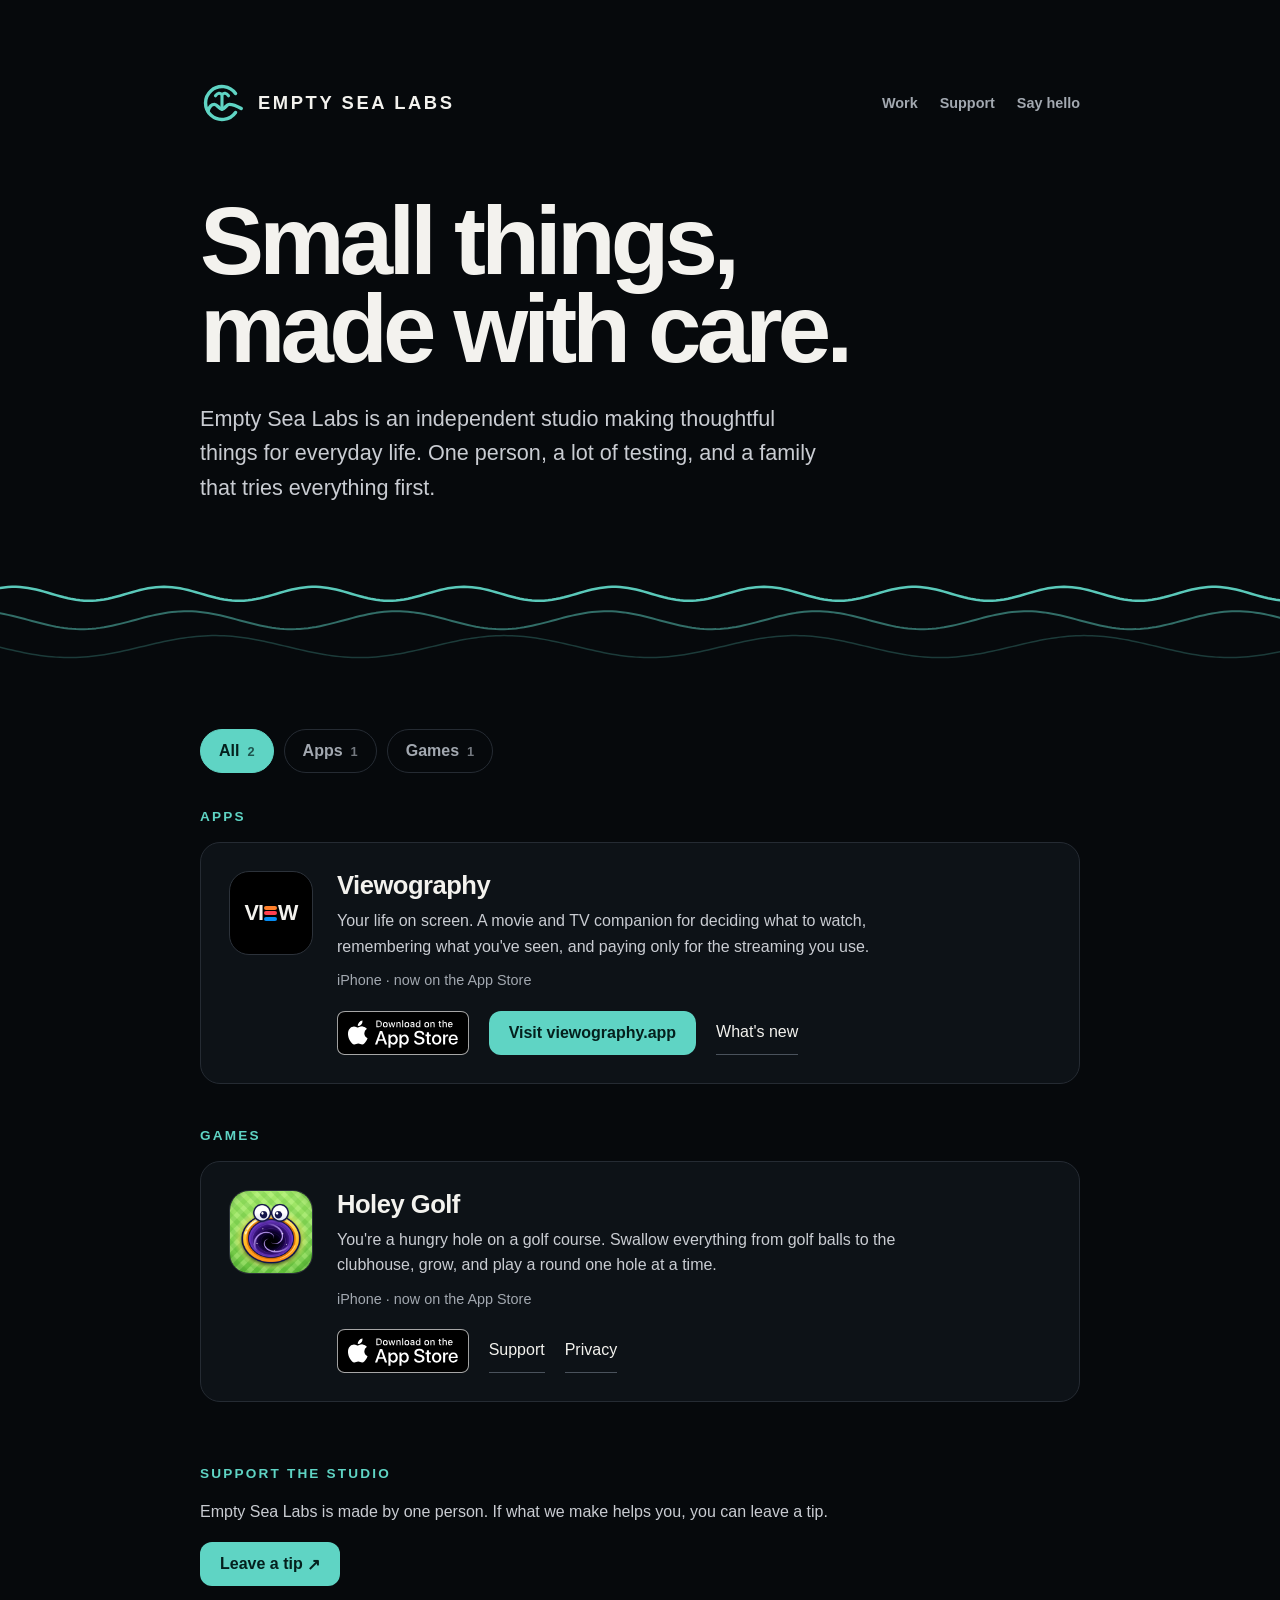
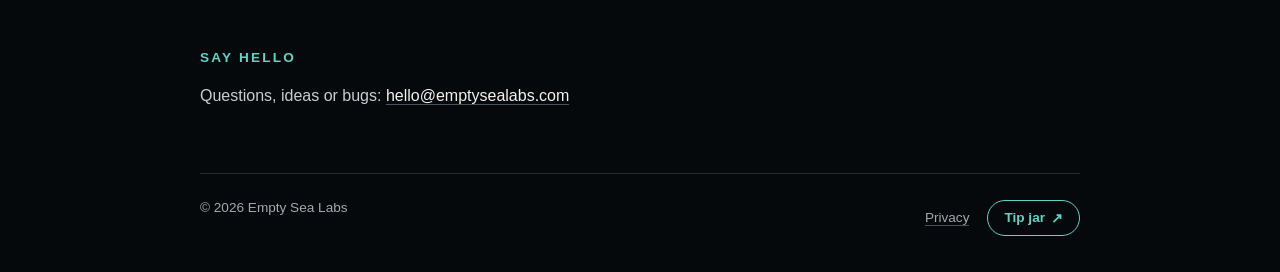
<file: index.html>
<!doctype html>
<html lang="en">
<head>
  <meta charset="utf-8">
  <meta name="viewport" content="width=device-width,initial-scale=1">
  <title>Empty Sea Labs</title>
  <meta name="description" content="Empty Sea Labs is an independent studio making apps and games for everyday life: Viewography and Holey Golf.">
  <meta name="theme-color" content="#06090c">
  <link rel="icon" href="/favicon.svg" type="image/svg+xml">
  <link rel="apple-touch-icon" href="/apple-touch-icon.png">
  <link rel="stylesheet" href="style.css?v=6">
</head>
<body>
  <main class="page">
    <div class="top">
      <header class="mark">
        <svg class="logo" viewBox="0 0 64 64" width="44" height="44" fill="none" stroke="#5fd4c4" stroke-width="5" stroke-linecap="round" stroke-linejoin="round" aria-hidden="true">
          <path class="frame" d="M51.7 18.2A24 24 0 1 0 51.7 45.8"/>
          <path class="sea" d="M11.5 44C13.5 37 17 34 21 34S28 41 32 41S38.5 34 42.5 34S53 36 60 40"/>
          <path class="gull" d="M32 41V21M22.5 21.5Q27.5 15 32 20Q36.5 15 41.5 21.5"/>
        </svg>
        <span class="name">Empty Sea Labs</span>
      </header>
      <nav class="top-nav" aria-label="Site">
        <a href="#work">Work</a>
        <a href="#support">Support</a>
        <a href="#contact">Say hello</a>
      </nav>
    </div>

    <h1>Small things,<br>made with care.</h1>
    <p class="lede">Empty Sea Labs is an independent studio making thoughtful things for everyday life. One person, a lot of testing, and a family that tries everything first.</p>

    <div class="sea-band"><canvas aria-hidden="true"></canvas></div>

    <div class="work" id="work">
      <!-- catalog:start -->
      <nav class="filters" aria-label="Filter by category">
        <a class="chip" href="#work" data-filter="all" aria-current="true">All <span>2</span></a>
        <a class="chip" href="#apps" data-filter="apps">Apps <span>1</span></a>
        <a class="chip" href="#games" data-filter="games">Games <span>1</span></a>
      </nav>
      <section class="category" id="apps" data-category="apps" aria-labelledby="apps-heading">
        <h2 id="apps-heading">Apps</h2>
        <article class="item" style="--accent:#ff7f2a">
          <div class="item-mark" aria-hidden="true"><span>VI</span><span class="e"><i></i><i></i><i></i></span><span>W</span></div>
          <div class="item-body">
            <h3>Viewography</h3>
            <p>Your life on screen. A movie and TV companion for deciding what to watch, remembering what you've seen, and paying only for the streaming you use.</p>
            <p class="status">iPhone · now on the App Store</p>
            <div class="links">
              <a class="store-badge" href="https://apps.apple.com/app/id6814292849"><img src="/badges/download-on-the-app-store.svg" width="132" height="44" alt="Download on the App Store"></a>
              <a class="button" href="https://viewography.app">Visit viewography.app</a>
              <a class="text-link" href="https://viewography.app/whats-new">What's new</a>
            </div>
          </div>
        </article>
      </section>
      <section class="category" id="games" data-category="games" aria-labelledby="games-heading">
        <h2 id="games-heading">Games</h2>
        <article class="item" style="--accent:#7ddc6a">
          <div class="item-mark" aria-hidden="true"><img src="/holeygolf/icon.png" width="84" height="84" alt=""></div>
          <div class="item-body">
            <h3>Holey Golf</h3>
            <p>You're a hungry hole on a golf course. Swallow everything from golf balls to the clubhouse, grow, and play a round one hole at a time.</p>
            <p class="status">iPhone · now on the App Store</p>
            <div class="links">
              <a class="store-badge" href="https://apps.apple.com/app/id6835056448"><img src="/badges/download-on-the-app-store.svg" width="132" height="44" alt="Download on the App Store"></a>
              <a class="text-link" href="/holeygolf/support">Support</a>
              <a class="text-link" href="/holeygolf/privacy">Privacy</a>
            </div>
          </div>
        </article>
      </section>
      <!-- catalog:end -->
    </div>

    <section class="support" id="support" aria-labelledby="support-heading">
      <h2 id="support-heading">Support the studio</h2>
      <p>Empty Sea Labs is made by one person. If what we make helps you, you can leave a tip.</p>
      <a class="button" href="https://buy.stripe.com/cNiaEZevT7lt27FenM4sE02" target="_blank" rel="noopener">Leave a tip <span aria-hidden="true">&nbsp;↗</span></a>
    </section>

    <section class="contact" id="contact" aria-labelledby="contact-heading">
      <h2 id="contact-heading">Say hello</h2>
      <p>Questions, ideas or bugs: <a href="mailto:hello@emptysealabs.com">hello@emptysealabs.com</a></p>
    </section>
  </main>

  <footer>
    <span>© 2026 Empty Sea Labs</span>
    <nav><a href="/privacy.html">Privacy</a> <a class="tip-button" href="https://buy.stripe.com/cNiaEZevT7lt27FenM4sE02" target="_blank" rel="noopener">Tip jar <span aria-hidden="true">↗</span></a></nav>
  </footer>
  <script src="site.js?v=6" defer></script>
</body>
</html>
</file>
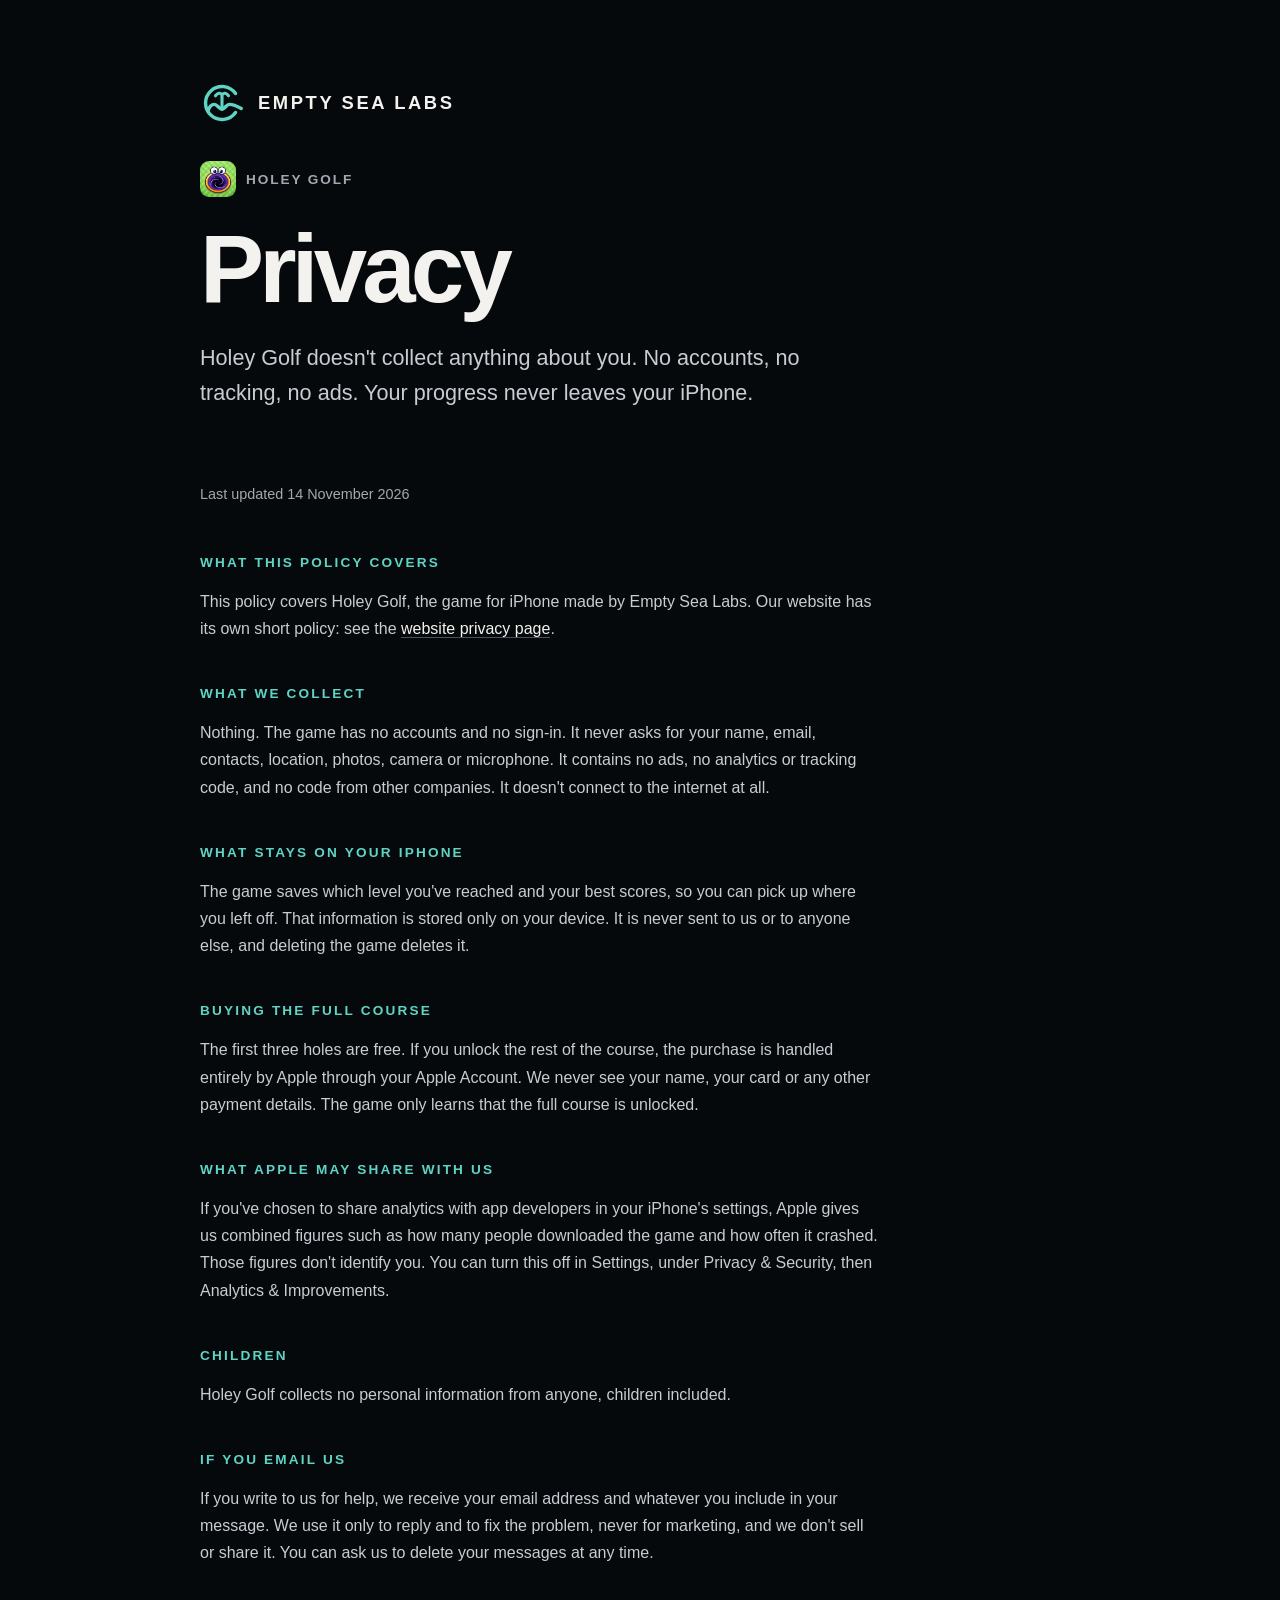
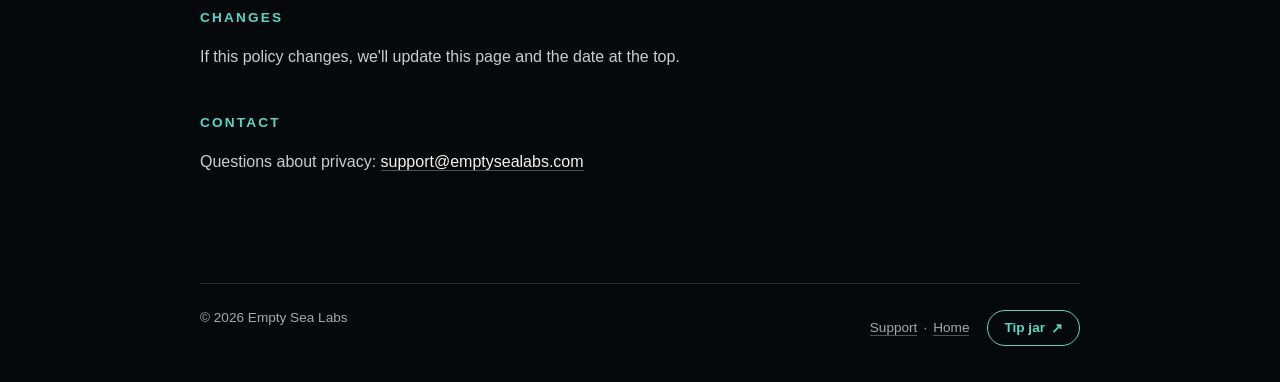
<file: holeygolf/privacy/index.html>
<!doctype html>
<html lang="en">
<head>
  <meta charset="utf-8">
  <meta name="viewport" content="width=device-width,initial-scale=1">
  <title>Holey Golf privacy · Empty Sea Labs</title>
  <meta name="description" content="Holey Golf collects no data: no accounts, no tracking, no ads. Your progress stays on your iPhone, and purchases are handled by Apple.">
  <meta name="theme-color" content="#06090c">
  <link rel="icon" href="/favicon.svg" type="image/svg+xml">
  <link rel="apple-touch-icon" href="/apple-touch-icon.png">
  <link rel="stylesheet" href="/style.css?v=6">
</head>
<body>
  <main class="page">
    <header class="mark">
      <a class="home" href="/" aria-label="Empty Sea Labs home">
        <svg class="logo" viewBox="0 0 64 64" width="44" height="44" fill="none" stroke="#5fd4c4" stroke-width="5" stroke-linecap="round" stroke-linejoin="round" aria-hidden="true">
          <path class="frame" d="M51.7 18.2A24 24 0 1 0 51.7 45.8"/>
          <path class="sea" d="M11.5 44C13.5 37 17 34 21 34S28 41 32 41S38.5 34 42.5 34S53 36 60 40"/>
          <path class="gull" d="M32 41V21M22.5 21.5Q27.5 15 32 20Q36.5 15 41.5 21.5"/>
        </svg>
        <span class="name">Empty Sea Labs</span>
      </a>
    </header>

    <p class="crumb"><img src="/holeygolf/icon.png" width="36" height="36" alt=""> Holey Golf</p>
    <h1>Privacy</h1>
    <p class="lede">Holey Golf doesn't collect anything about you. No accounts, no tracking, no ads. Your progress never leaves your iPhone.</p>

    <article class="policy">
      <p class="updated">Last updated 14 November 2026</p>

      <section>
        <h2>What this policy covers</h2>
        <p>This policy covers Holey Golf, the game for iPhone made by Empty Sea Labs. Our website has its own short policy: see the <a href="/privacy.html">website privacy page</a>.</p>
      </section>

      <section>
        <h2>What we collect</h2>
        <p>Nothing. The game has no accounts and no sign-in. It never asks for your name, email, contacts, location, photos, camera or microphone. It contains no ads, no analytics or tracking code, and no code from other companies. It doesn't connect to the internet at all.</p>
      </section>

      <section>
        <h2>What stays on your iPhone</h2>
        <p>The game saves which level you've reached and your best scores, so you can pick up where you left off. That information is stored only on your device. It is never sent to us or to anyone else, and deleting the game deletes it.</p>
      </section>

      <section>
        <h2>Buying the full course</h2>
        <p>The first three holes are free. If you unlock the rest of the course, the purchase is handled entirely by Apple through your Apple Account. We never see your name, your card or any other payment details. The game only learns that the full course is unlocked.</p>
      </section>

      <section>
        <h2>What Apple may share with us</h2>
        <p>If you've chosen to share analytics with app developers in your iPhone's settings, Apple gives us combined figures such as how many people downloaded the game and how often it crashed. Those figures don't identify you. You can turn this off in Settings, under Privacy &amp; Security, then Analytics &amp; Improvements.</p>
      </section>

      <section>
        <h2>Children</h2>
        <p>Holey Golf collects no personal information from anyone, children included.</p>
      </section>

      <section>
        <h2>If you email us</h2>
        <p>If you write to us for help, we receive your email address and whatever you include in your message. We use it only to reply and to fix the problem, never for marketing, and we don't sell or share it. You can ask us to delete your messages at any time.</p>
      </section>

      <section>
        <h2>Changes</h2>
        <p>If this policy changes, we'll update this page and the date at the top.</p>
      </section>

      <section>
        <h2>Contact</h2>
        <p>Questions about privacy: <a href="mailto:support@emptysealabs.com">support@emptysealabs.com</a></p>
      </section>
    </article>
  </main>

  <footer>
    <span>© 2026 Empty Sea Labs</span>
    <nav><a href="/holeygolf/support">Support</a> · <a href="/">Home</a> <a class="tip-button" href="https://buy.stripe.com/cNiaEZevT7lt27FenM4sE02" target="_blank" rel="noopener">Tip jar <span aria-hidden="true">↗</span></a></nav>
  </footer>
</body>
</html>
</file>
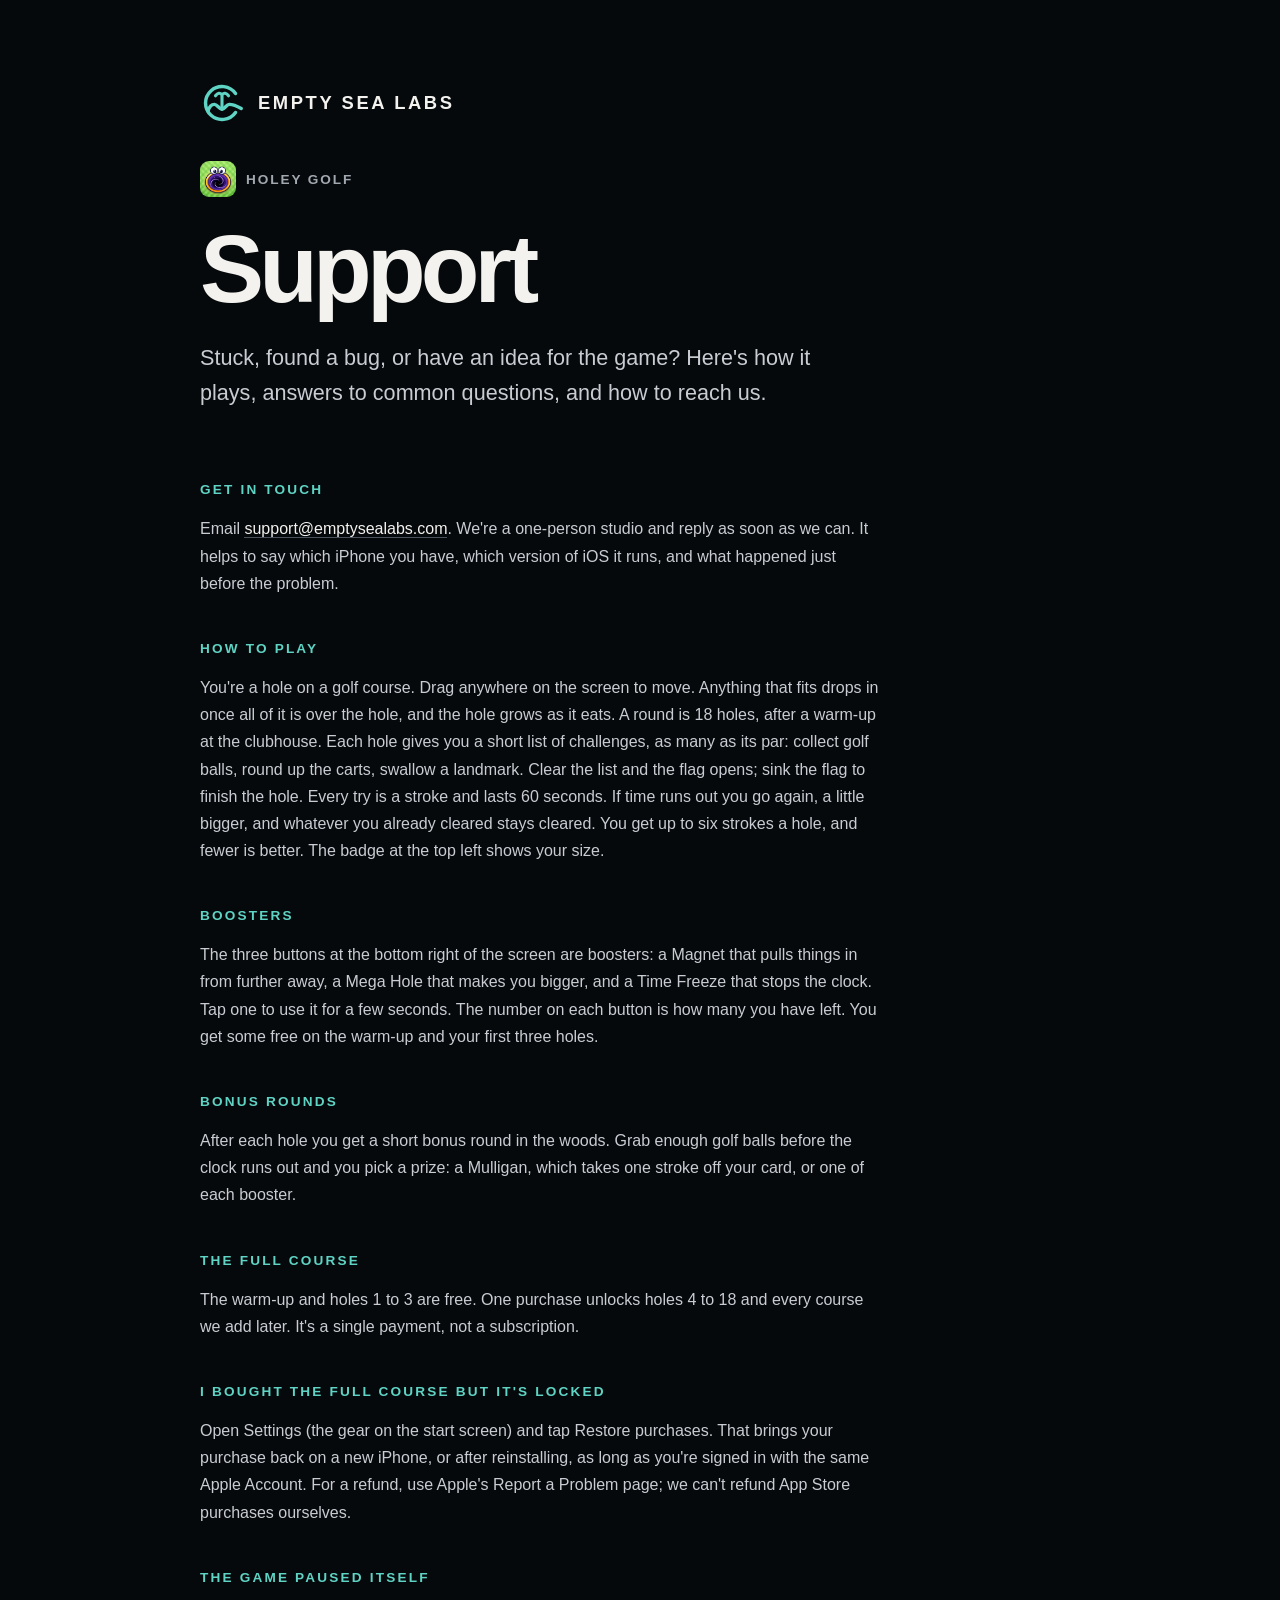
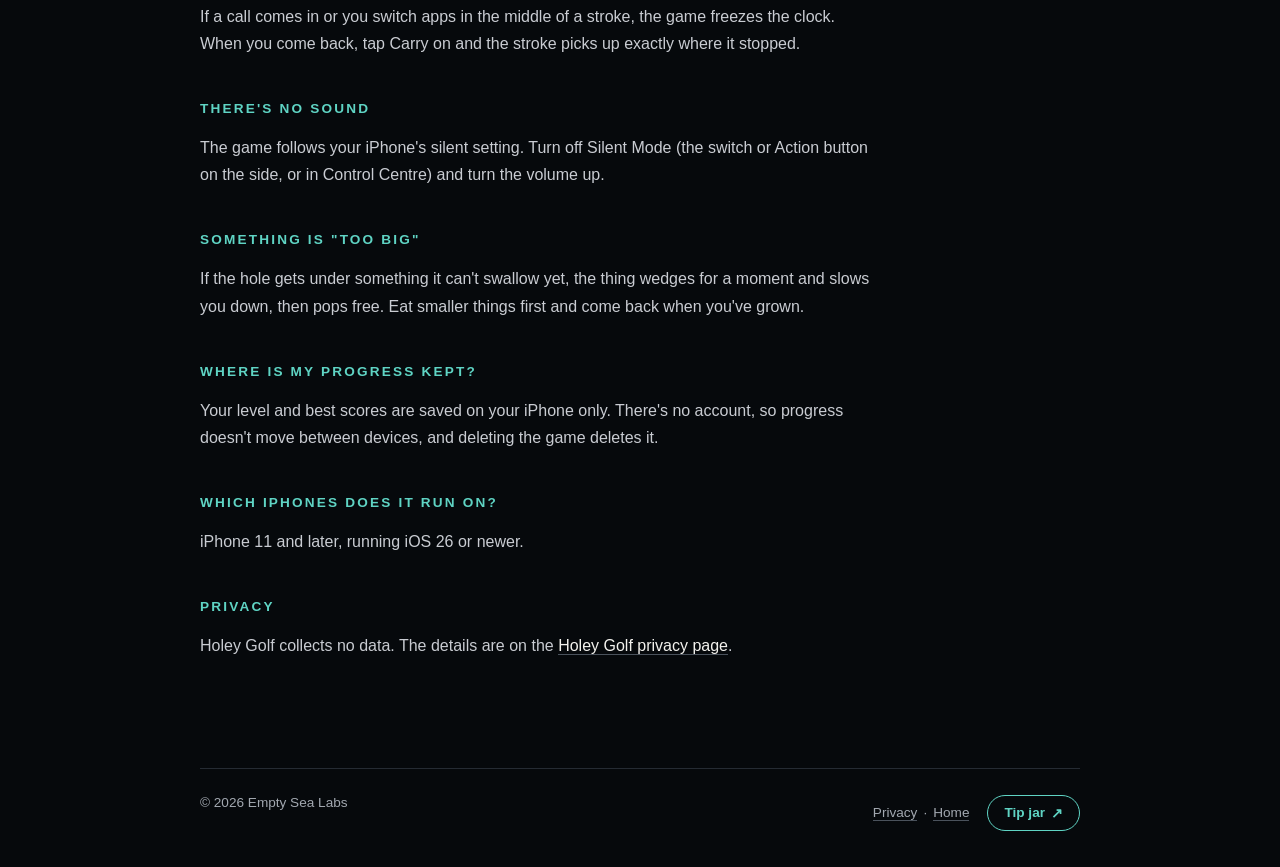
<file: holeygolf/support/index.html>
<!doctype html>
<html lang="en">
<head>
  <meta charset="utf-8">
  <meta name="viewport" content="width=device-width,initial-scale=1">
  <title>Holey Golf support · Empty Sea Labs</title>
  <meta name="description" content="Help with Holey Golf, the golf course hole game for iPhone: how to play, common questions and how to reach us.">
  <meta name="theme-color" content="#06090c">
  <link rel="icon" href="/favicon.svg" type="image/svg+xml">
  <link rel="apple-touch-icon" href="/apple-touch-icon.png">
  <link rel="stylesheet" href="/style.css?v=6">
</head>
<body>
  <main class="page">
    <header class="mark">
      <a class="home" href="/" aria-label="Empty Sea Labs home">
        <svg class="logo" viewBox="0 0 64 64" width="44" height="44" fill="none" stroke="#5fd4c4" stroke-width="5" stroke-linecap="round" stroke-linejoin="round" aria-hidden="true">
          <path class="frame" d="M51.7 18.2A24 24 0 1 0 51.7 45.8"/>
          <path class="sea" d="M11.5 44C13.5 37 17 34 21 34S28 41 32 41S38.5 34 42.5 34S53 36 60 40"/>
          <path class="gull" d="M32 41V21M22.5 21.5Q27.5 15 32 20Q36.5 15 41.5 21.5"/>
        </svg>
        <span class="name">Empty Sea Labs</span>
      </a>
    </header>

    <p class="crumb"><img src="/holeygolf/icon.png" width="36" height="36" alt=""> Holey Golf</p>
    <h1>Support</h1>
    <p class="lede">Stuck, found a bug, or have an idea for the game? Here's how it plays, answers to common questions, and how to reach us.</p>

    <article class="policy">
      <section>
        <h2>Get in touch</h2>
        <p>Email <a href="mailto:support@emptysealabs.com?subject=Holey%20Golf">support@emptysealabs.com</a>. We're a one-person studio and reply as soon as we can. It helps to say which iPhone you have, which version of iOS it runs, and what happened just before the problem.</p>
      </section>

      <section>
        <h2>How to play</h2>
        <p>You're a hole on a golf course. Drag anywhere on the screen to move. Anything that fits drops in once all of it is over the hole, and the hole grows as it eats. A round is 18 holes, after a warm-up at the clubhouse. Each hole gives you a short list of challenges, as many as its par: collect golf balls, round up the carts, swallow a landmark. Clear the list and the flag opens; sink the flag to finish the hole. Every try is a stroke and lasts 60 seconds. If time runs out you go again, a little bigger, and whatever you already cleared stays cleared. You get up to six strokes a hole, and fewer is better. The badge at the top left shows your size.</p>
      </section>

      <section>
        <h2>Boosters</h2>
        <p>The three buttons at the bottom right of the screen are boosters: a Magnet that pulls things in from further away, a Mega Hole that makes you bigger, and a Time Freeze that stops the clock. Tap one to use it for a few seconds. The number on each button is how many you have left. You get some free on the warm-up and your first three holes.</p>
      </section>

      <section>
        <h2>Bonus rounds</h2>
        <p>After each hole you get a short bonus round in the woods. Grab enough golf balls before the clock runs out and you pick a prize: a Mulligan, which takes one stroke off your card, or one of each booster.</p>
      </section>

      <section>
        <h2>The full course</h2>
        <p>The warm-up and holes 1 to 3 are free. One purchase unlocks holes 4 to 18 and every course we add later. It's a single payment, not a subscription.</p>
      </section>

      <section>
        <h2>I bought the full course but it's locked</h2>
        <p>Open Settings (the gear on the start screen) and tap Restore purchases. That brings your purchase back on a new iPhone, or after reinstalling, as long as you're signed in with the same Apple Account. For a refund, use Apple's Report a Problem page; we can't refund App Store purchases ourselves.</p>
      </section>

      <section>
        <h2>The game paused itself</h2>
        <p>If a call comes in or you switch apps in the middle of a stroke, the game freezes the clock. When you come back, tap Carry on and the stroke picks up exactly where it stopped.</p>
      </section>

      <section>
        <h2>There's no sound</h2>
        <p>The game follows your iPhone's silent setting. Turn off Silent Mode (the switch or Action button on the side, or in Control Centre) and turn the volume up.</p>
      </section>

      <section>
        <h2>Something is "too big"</h2>
        <p>If the hole gets under something it can't swallow yet, the thing wedges for a moment and slows you down, then pops free. Eat smaller things first and come back when you've grown.</p>
      </section>

      <section>
        <h2>Where is my progress kept?</h2>
        <p>Your level and best scores are saved on your iPhone only. There's no account, so progress doesn't move between devices, and deleting the game deletes it.</p>
      </section>

      <section>
        <h2>Which iPhones does it run on?</h2>
        <p>iPhone 11 and later, running iOS 26 or newer.</p>
      </section>

      <section>
        <h2>Privacy</h2>
        <p>Holey Golf collects no data. The details are on the <a href="/holeygolf/privacy">Holey Golf privacy page</a>.</p>
      </section>
    </article>
  </main>

  <footer>
    <span>© 2026 Empty Sea Labs</span>
    <nav><a href="/holeygolf/privacy">Privacy</a> · <a href="/">Home</a> <a class="tip-button" href="https://buy.stripe.com/cNiaEZevT7lt27FenM4sE02" target="_blank" rel="noopener">Tip jar <span aria-hidden="true">↗</span></a></nav>
  </footer>
</body>
</html>
</file>
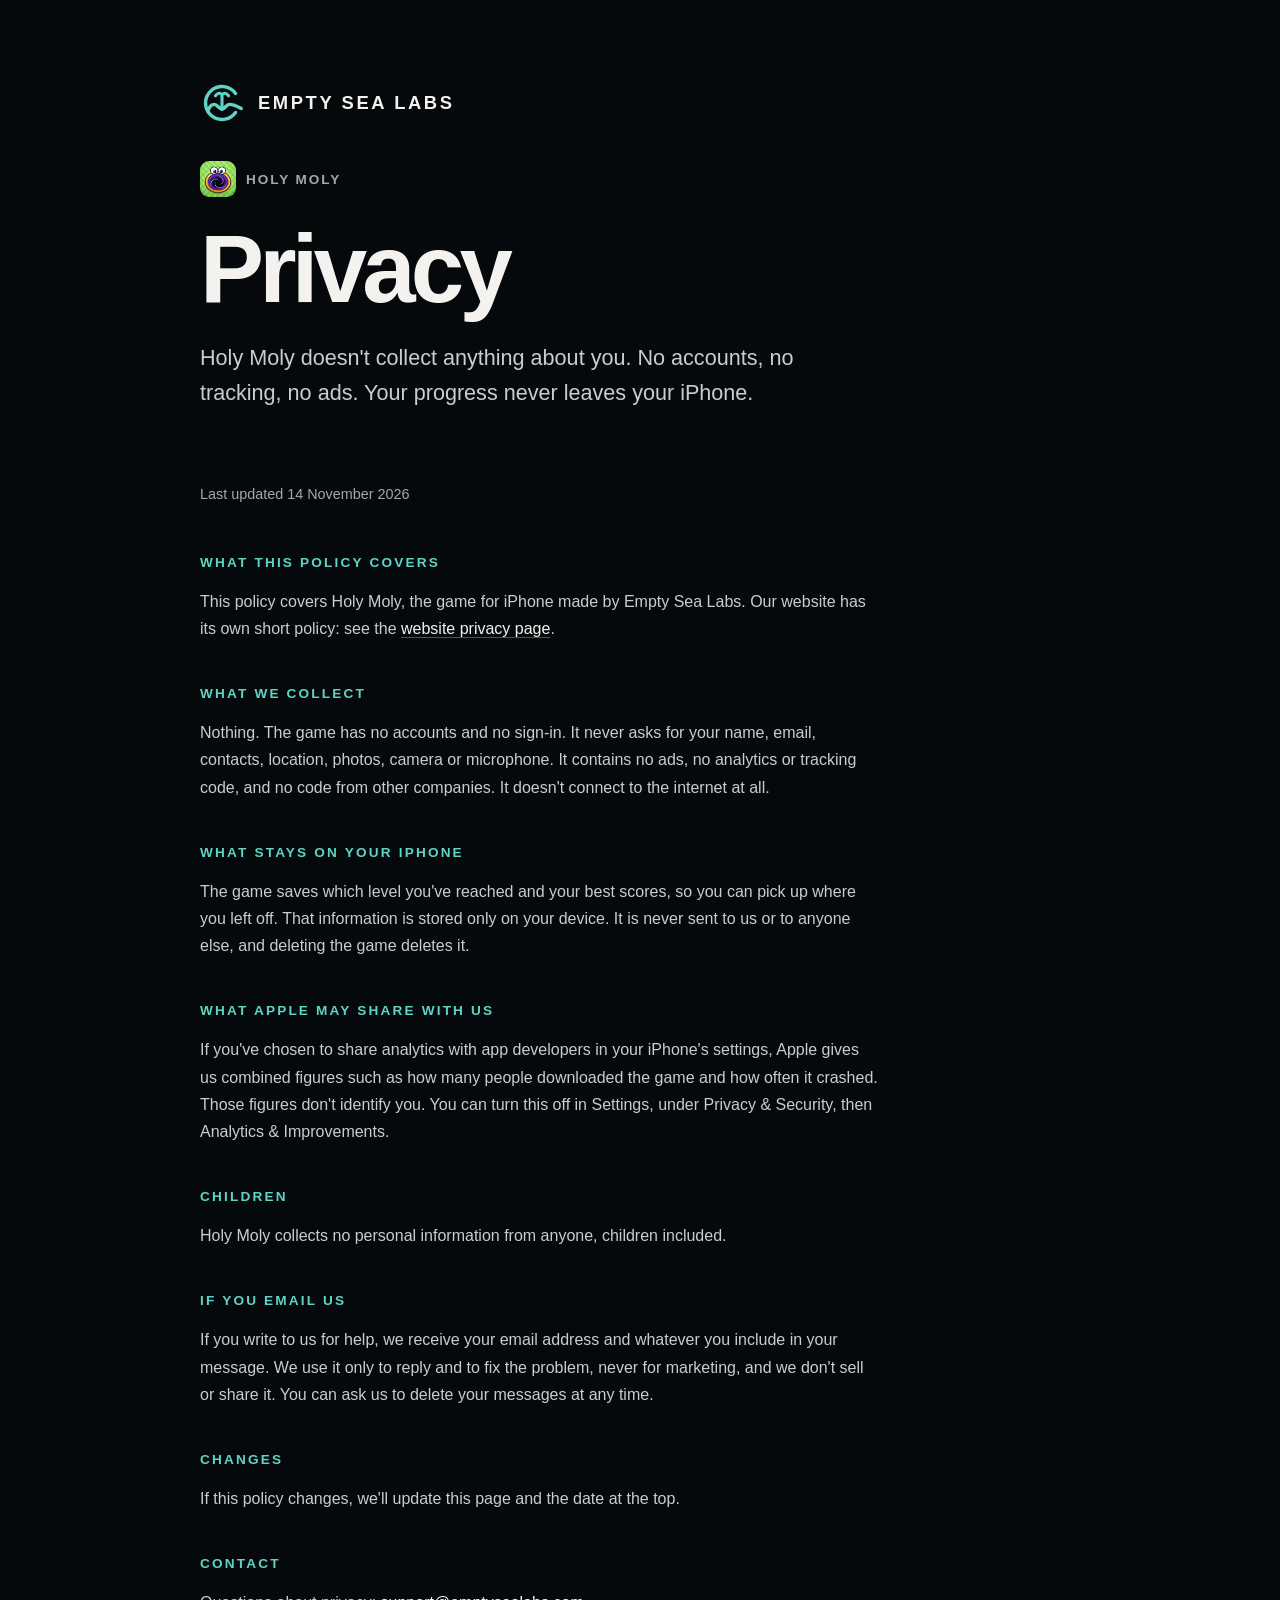
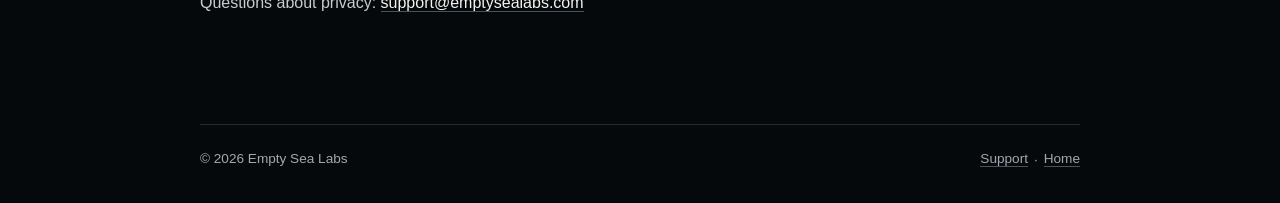
<file: holymoly/privacy/index.html>
<!doctype html>
<html lang="en">
<head>
  <meta charset="utf-8">
  <meta name="viewport" content="width=device-width,initial-scale=1">
  <title>Holy Moly privacy · Empty Sea Labs</title>
  <meta name="description" content="Holy Moly collects no data: no accounts, no tracking, no ads. Your progress stays on your iPhone.">
  <meta name="theme-color" content="#06090c">
  <link rel="icon" href="/favicon.svg" type="image/svg+xml">
  <link rel="apple-touch-icon" href="/apple-touch-icon.png">
  <link rel="stylesheet" href="/style.css?v=3">
</head>
<body>
  <main class="page">
    <header class="mark">
      <a class="home" href="/" aria-label="Empty Sea Labs home">
        <svg class="logo" viewBox="0 0 64 64" width="44" height="44" fill="none" stroke="#5fd4c4" stroke-width="5" stroke-linecap="round" stroke-linejoin="round" aria-hidden="true">
          <path class="frame" d="M51.7 18.2A24 24 0 1 0 51.7 45.8"/>
          <path class="sea" d="M11.5 44C13.5 37 17 34 21 34S28 41 32 41S38.5 34 42.5 34S53 36 60 40"/>
          <path class="gull" d="M32 41V21M22.5 21.5Q27.5 15 32 20Q36.5 15 41.5 21.5"/>
        </svg>
        <span class="name">Empty Sea Labs</span>
      </a>
    </header>

    <p class="crumb"><img src="/holymoly/icon.png" width="36" height="36" alt=""> Holy Moly</p>
    <h1>Privacy</h1>
    <p class="lede">Holy Moly doesn't collect anything about you. No accounts, no tracking, no ads. Your progress never leaves your iPhone.</p>

    <article class="policy">
      <p class="updated">Last updated 14 November 2026</p>

      <section>
        <h2>What this policy covers</h2>
        <p>This policy covers Holy Moly, the game for iPhone made by Empty Sea Labs. Our website has its own short policy: see the <a href="/privacy.html">website privacy page</a>.</p>
      </section>

      <section>
        <h2>What we collect</h2>
        <p>Nothing. The game has no accounts and no sign-in. It never asks for your name, email, contacts, location, photos, camera or microphone. It contains no ads, no analytics or tracking code, and no code from other companies. It doesn't connect to the internet at all.</p>
      </section>

      <section>
        <h2>What stays on your iPhone</h2>
        <p>The game saves which level you've reached and your best scores, so you can pick up where you left off. That information is stored only on your device. It is never sent to us or to anyone else, and deleting the game deletes it.</p>
      </section>

      <section>
        <h2>What Apple may share with us</h2>
        <p>If you've chosen to share analytics with app developers in your iPhone's settings, Apple gives us combined figures such as how many people downloaded the game and how often it crashed. Those figures don't identify you. You can turn this off in Settings, under Privacy &amp; Security, then Analytics &amp; Improvements.</p>
      </section>

      <section>
        <h2>Children</h2>
        <p>Holy Moly collects no personal information from anyone, children included.</p>
      </section>

      <section>
        <h2>If you email us</h2>
        <p>If you write to us for help, we receive your email address and whatever you include in your message. We use it only to reply and to fix the problem, never for marketing, and we don't sell or share it. You can ask us to delete your messages at any time.</p>
      </section>

      <section>
        <h2>Changes</h2>
        <p>If this policy changes, we'll update this page and the date at the top.</p>
      </section>

      <section>
        <h2>Contact</h2>
        <p>Questions about privacy: <a href="mailto:support@emptysealabs.com">support@emptysealabs.com</a></p>
      </section>
    </article>
  </main>

  <footer>
    <span>© 2026 Empty Sea Labs</span>
    <nav><a href="/holymoly/support">Support</a> · <a href="/">Home</a></nav>
  </footer>
</body>
</html>
</file>
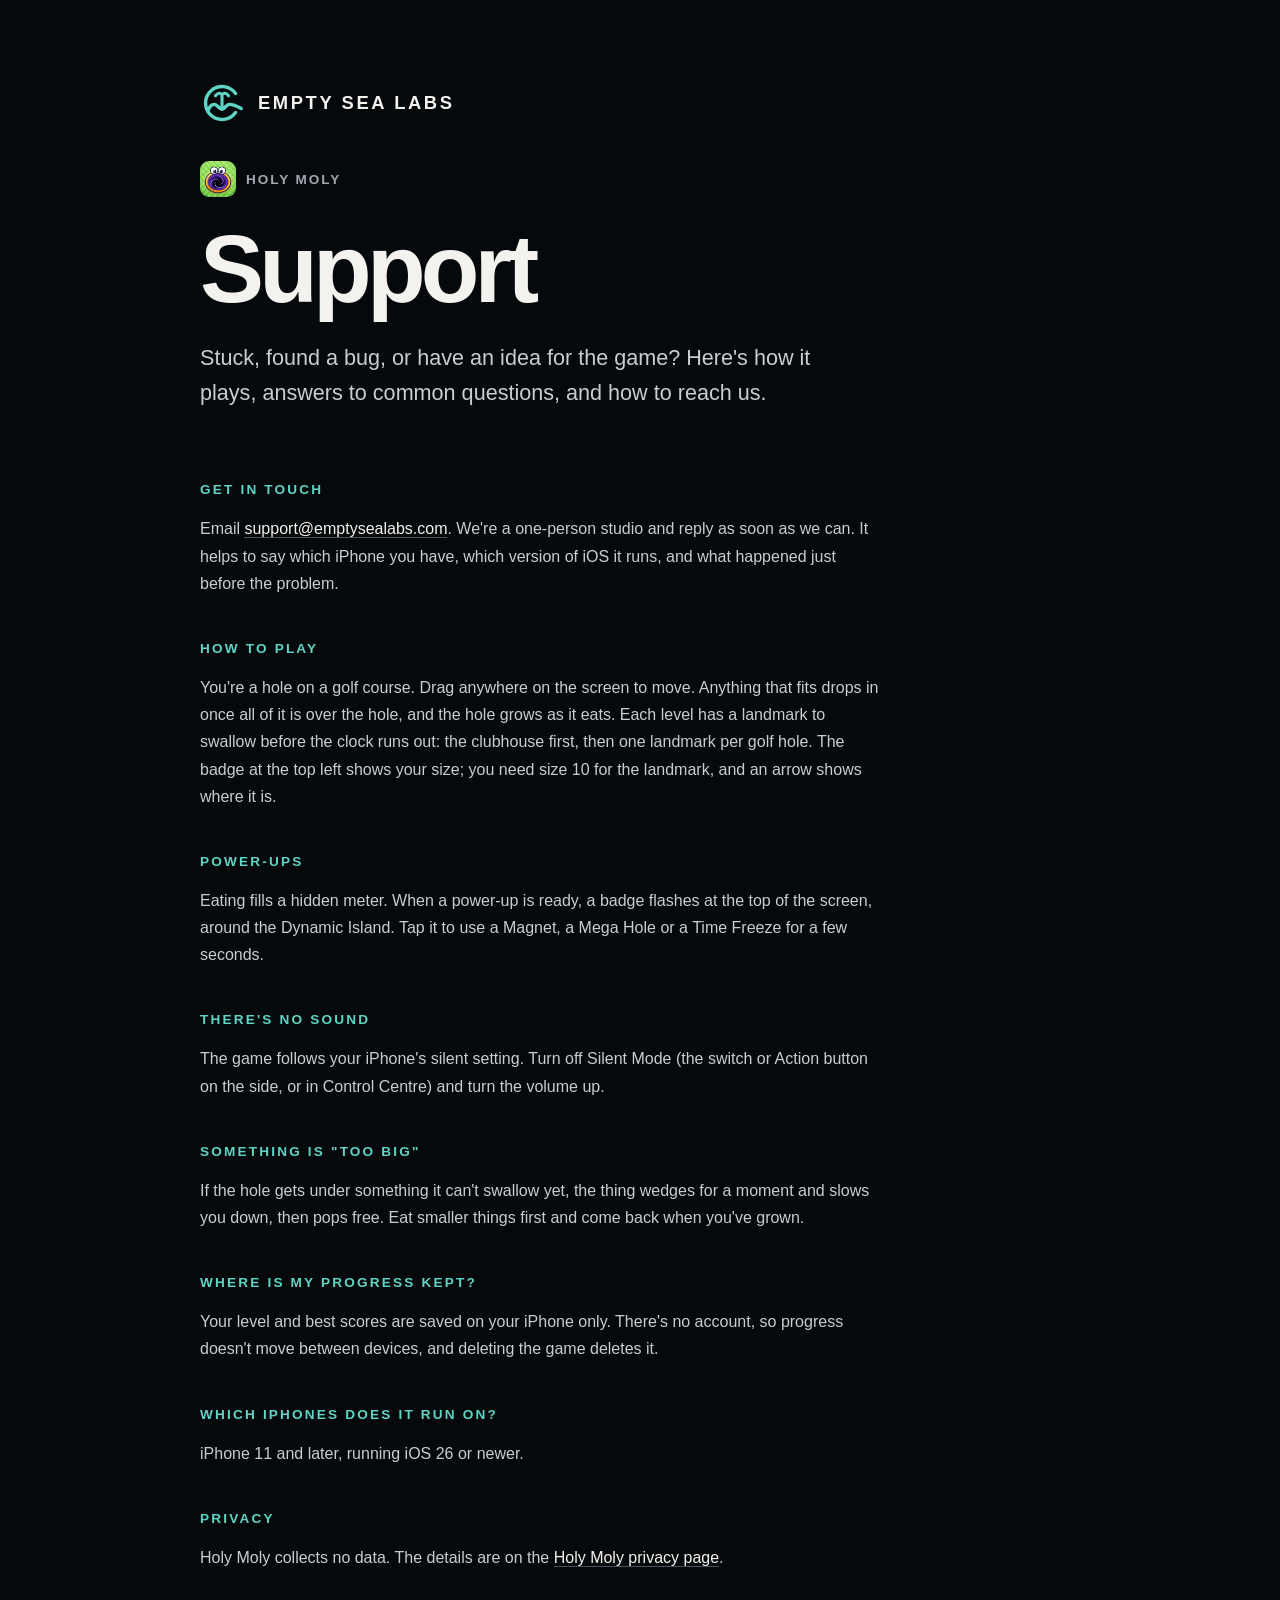
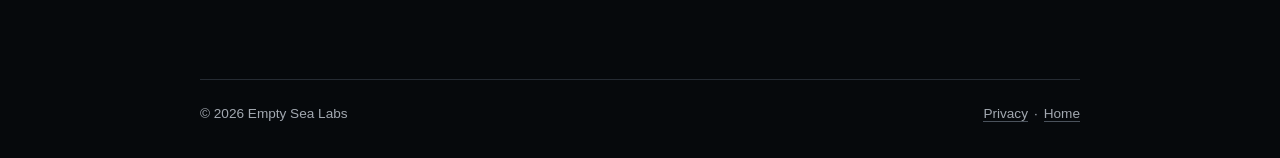
<file: holymoly/support/index.html>
<!doctype html>
<html lang="en">
<head>
  <meta charset="utf-8">
  <meta name="viewport" content="width=device-width,initial-scale=1">
  <title>Holy Moly support · Empty Sea Labs</title>
  <meta name="description" content="Help with Holy Moly, the golf course hole game for iPhone: how to play, common questions and how to reach us.">
  <meta name="theme-color" content="#06090c">
  <link rel="icon" href="/favicon.svg" type="image/svg+xml">
  <link rel="apple-touch-icon" href="/apple-touch-icon.png">
  <link rel="stylesheet" href="/style.css?v=3">
</head>
<body>
  <main class="page">
    <header class="mark">
      <a class="home" href="/" aria-label="Empty Sea Labs home">
        <svg class="logo" viewBox="0 0 64 64" width="44" height="44" fill="none" stroke="#5fd4c4" stroke-width="5" stroke-linecap="round" stroke-linejoin="round" aria-hidden="true">
          <path class="frame" d="M51.7 18.2A24 24 0 1 0 51.7 45.8"/>
          <path class="sea" d="M11.5 44C13.5 37 17 34 21 34S28 41 32 41S38.5 34 42.5 34S53 36 60 40"/>
          <path class="gull" d="M32 41V21M22.5 21.5Q27.5 15 32 20Q36.5 15 41.5 21.5"/>
        </svg>
        <span class="name">Empty Sea Labs</span>
      </a>
    </header>

    <p class="crumb"><img src="/holymoly/icon.png" width="36" height="36" alt=""> Holy Moly</p>
    <h1>Support</h1>
    <p class="lede">Stuck, found a bug, or have an idea for the game? Here's how it plays, answers to common questions, and how to reach us.</p>

    <article class="policy">
      <section>
        <h2>Get in touch</h2>
        <p>Email <a href="mailto:support@emptysealabs.com?subject=Holy%20Moly">support@emptysealabs.com</a>. We're a one-person studio and reply as soon as we can. It helps to say which iPhone you have, which version of iOS it runs, and what happened just before the problem.</p>
      </section>

      <section>
        <h2>How to play</h2>
        <p>You're a hole on a golf course. Drag anywhere on the screen to move. Anything that fits drops in once all of it is over the hole, and the hole grows as it eats. Each level has a landmark to swallow before the clock runs out: the clubhouse first, then one landmark per golf hole. The badge at the top left shows your size; you need size 10 for the landmark, and an arrow shows where it is.</p>
      </section>

      <section>
        <h2>Power-ups</h2>
        <p>Eating fills a hidden meter. When a power-up is ready, a badge flashes at the top of the screen, around the Dynamic Island. Tap it to use a Magnet, a Mega Hole or a Time Freeze for a few seconds.</p>
      </section>

      <section>
        <h2>There's no sound</h2>
        <p>The game follows your iPhone's silent setting. Turn off Silent Mode (the switch or Action button on the side, or in Control Centre) and turn the volume up.</p>
      </section>

      <section>
        <h2>Something is "too big"</h2>
        <p>If the hole gets under something it can't swallow yet, the thing wedges for a moment and slows you down, then pops free. Eat smaller things first and come back when you've grown.</p>
      </section>

      <section>
        <h2>Where is my progress kept?</h2>
        <p>Your level and best scores are saved on your iPhone only. There's no account, so progress doesn't move between devices, and deleting the game deletes it.</p>
      </section>

      <section>
        <h2>Which iPhones does it run on?</h2>
        <p>iPhone 11 and later, running iOS 26 or newer.</p>
      </section>

      <section>
        <h2>Privacy</h2>
        <p>Holy Moly collects no data. The details are on the <a href="/holymoly/privacy">Holy Moly privacy page</a>.</p>
      </section>
    </article>
  </main>

  <footer>
    <span>© 2026 Empty Sea Labs</span>
    <nav><a href="/holymoly/privacy">Privacy</a> · <a href="/">Home</a></nav>
  </footer>
</body>
</html>
</file>
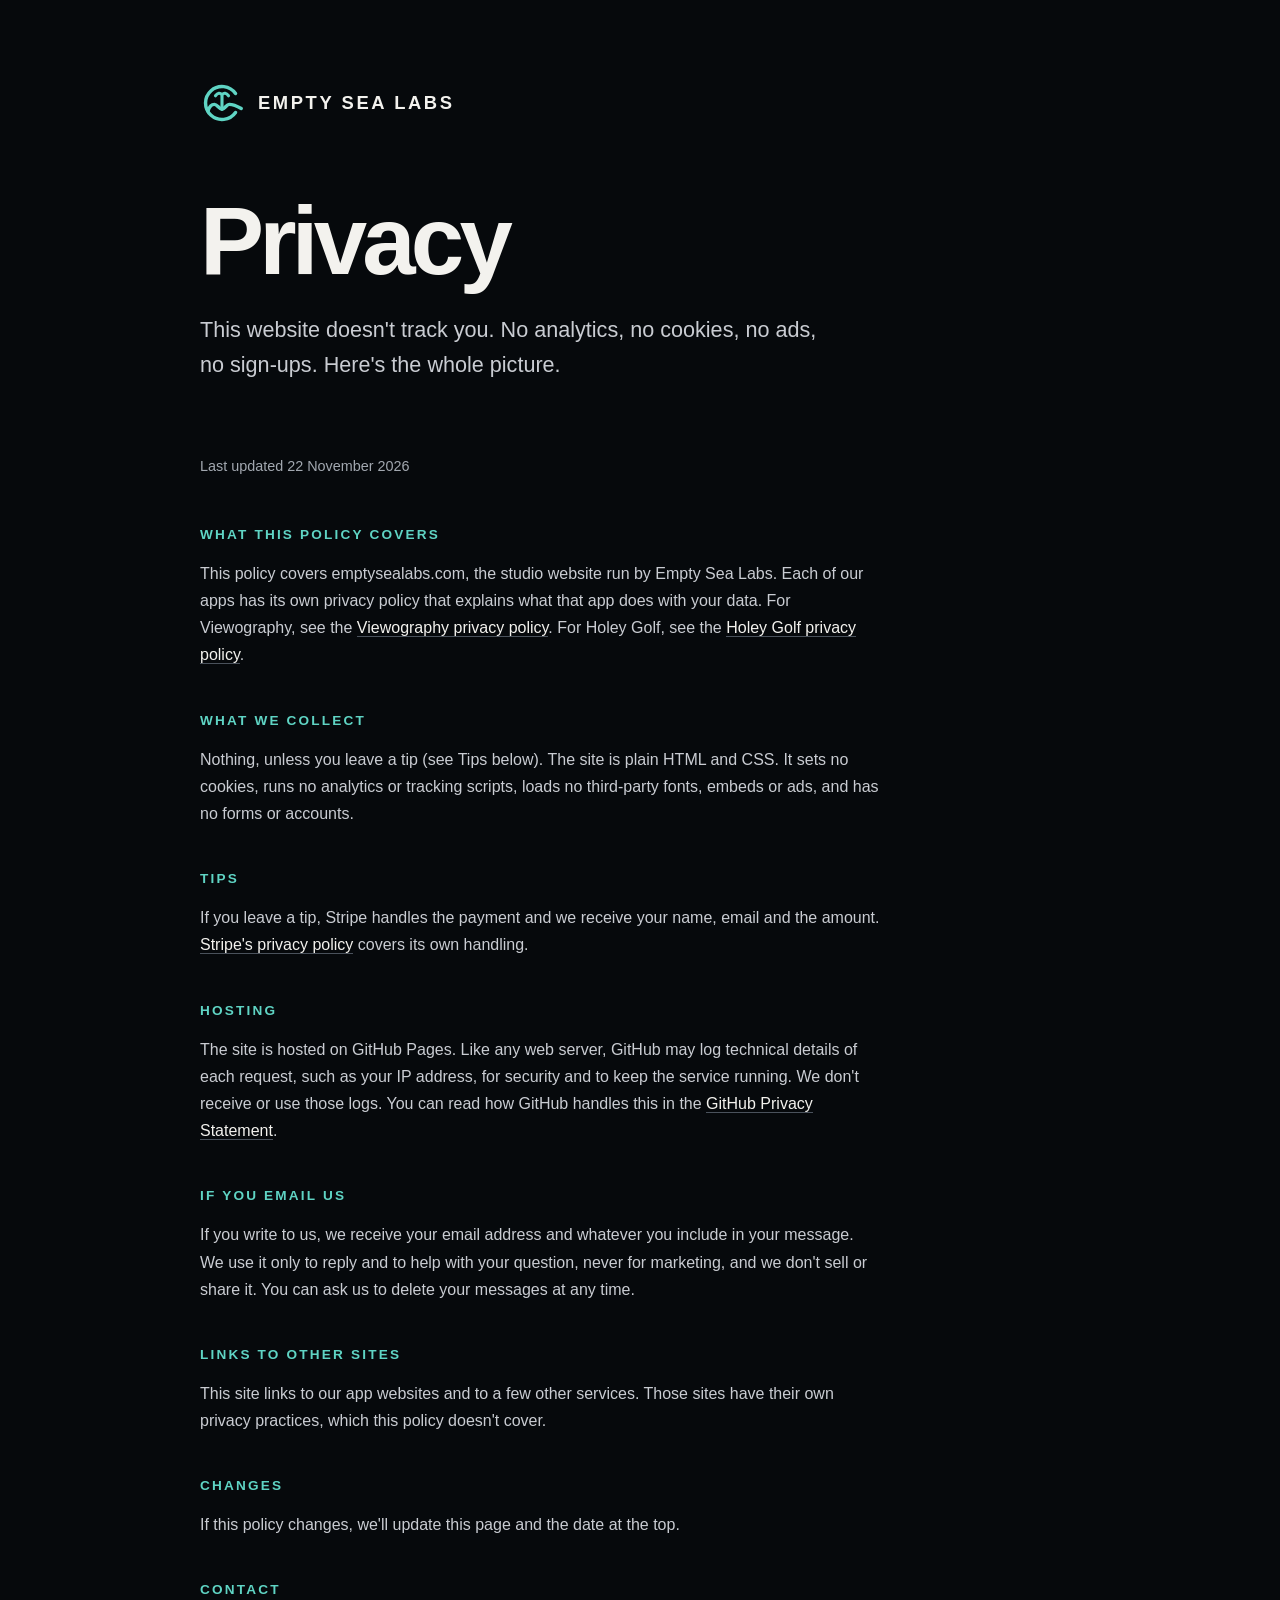
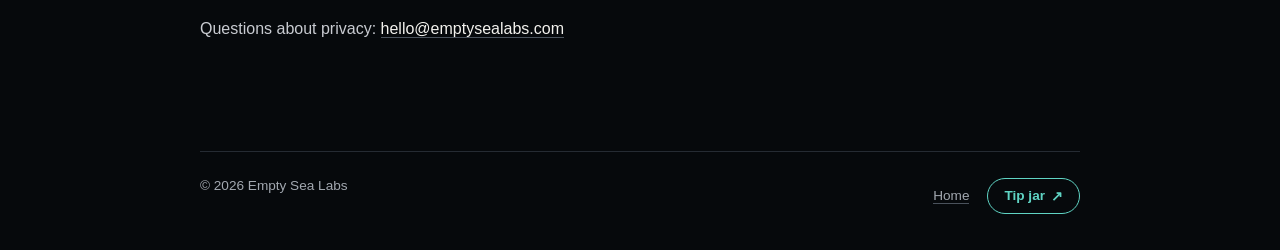
<file: privacy.html>
<!doctype html>
<html lang="en">
<head>
  <meta charset="utf-8">
  <meta name="viewport" content="width=device-width,initial-scale=1">
  <title>Privacy · Empty Sea Labs</title>
  <meta name="description" content="How the Empty Sea Labs website handles your information.">
  <meta name="theme-color" content="#06090c">
  <link rel="icon" href="/favicon.svg" type="image/svg+xml">
  <link rel="apple-touch-icon" href="/apple-touch-icon.png">
  <link rel="stylesheet" href="/style.css?v=6">
</head>
<body>
  <main class="page">
    <header class="mark">
      <a class="home" href="/" aria-label="Empty Sea Labs home">
        <svg class="logo" viewBox="0 0 64 64" width="44" height="44" fill="none" stroke="#5fd4c4" stroke-width="5" stroke-linecap="round" stroke-linejoin="round" aria-hidden="true">
          <path class="frame" d="M51.7 18.2A24 24 0 1 0 51.7 45.8"/>
          <path class="sea" d="M11.5 44C13.5 37 17 34 21 34S28 41 32 41S38.5 34 42.5 34S53 36 60 40"/>
          <path class="gull" d="M32 41V21M22.5 21.5Q27.5 15 32 20Q36.5 15 41.5 21.5"/>
        </svg>
        <span class="name">Empty Sea Labs</span>
      </a>
    </header>

    <h1>Privacy</h1>
    <p class="lede">This website doesn't track you. No analytics, no cookies, no ads, no sign-ups. Here's the whole picture.</p>

    <article class="policy">
      <p class="updated">Last updated 22 November 2026</p>

      <section>
        <h2>What this policy covers</h2>
        <p>This policy covers emptysealabs.com, the studio website run by Empty Sea Labs. Each of our apps has its own privacy policy that explains what that app does with your data. For Viewography, see the <a href="https://viewography.app/privacy">Viewography privacy policy</a>. For Holey Golf, see the <a href="/holeygolf/privacy">Holey Golf privacy policy</a>.</p>
      </section>

      <section>
        <h2>What we collect</h2>
        <p>Nothing, unless you leave a tip (see Tips below). The site is plain HTML and CSS. It sets no cookies, runs no analytics or tracking scripts, loads no third-party fonts, embeds or ads, and has no forms or accounts.</p>
      </section>

      <section id="tips">
        <h2>Tips</h2>
        <p>If you leave a tip, Stripe handles the payment and we receive your name, email and the amount. <a href="https://stripe.com/privacy">Stripe's privacy policy</a> covers its own handling.</p>
      </section>

      <section>
        <h2>Hosting</h2>
        <p>The site is hosted on GitHub Pages. Like any web server, GitHub may log technical details of each request, such as your IP address, for security and to keep the service running. We don't receive or use those logs. You can read how GitHub handles this in the <a href="https://docs.github.com/en/site-policy/privacy-policies/github-general-privacy-statement">GitHub Privacy Statement</a>.</p>
      </section>

      <section>
        <h2>If you email us</h2>
        <p>If you write to us, we receive your email address and whatever you include in your message. We use it only to reply and to help with your question, never for marketing, and we don't sell or share it. You can ask us to delete your messages at any time.</p>
      </section>

      <section>
        <h2>Links to other sites</h2>
        <p>This site links to our app websites and to a few other services. Those sites have their own privacy practices, which this policy doesn't cover.</p>
      </section>

      <section>
        <h2>Changes</h2>
        <p>If this policy changes, we'll update this page and the date at the top.</p>
      </section>

      <section>
        <h2>Contact</h2>
        <p>Questions about privacy: <a href="mailto:hello@emptysealabs.com">hello@emptysealabs.com</a></p>
      </section>
    </article>
  </main>

  <footer>
    <span>© 2026 Empty Sea Labs</span>
    <nav><a href="/">Home</a> <a class="tip-button" href="https://buy.stripe.com/cNiaEZevT7lt27FenM4sE02" target="_blank" rel="noopener">Tip jar <span aria-hidden="true">↗</span></a></nav>
  </footer>
</body>
</html>
</file>
<file: style.css>
:root{color-scheme:dark;--bg:#06090c;--panel:#0d1217;--fg:#f3f2ee;--muted:#a2a8b0;--line:#252b33;--sea:#5fd4c4;--sea-deep:#1d8f86;--orange:#ff7f2a;--red:#ff3f50;--blue:#078df2}
*{box-sizing:border-box}
html,body{margin:0;min-height:100%;background:var(--bg);color:var(--fg);font-family:-apple-system,BlinkMacSystemFont,"Segoe UI",sans-serif}
body{min-height:100vh;display:flex;flex-direction:column}
.page{width:min(880px,calc(100% - 48px));margin:0 auto;padding:9vh 0 64px;flex:1}
.mark{display:flex;align-items:center;gap:14px;margin-bottom:72px}
.logo{width:44px;height:44px;flex:0 0 auto}
.logo path{fill:none;stroke:var(--sea);stroke-width:5;stroke-linecap:round;stroke-linejoin:round}
.logo .gull{stroke-width:4.5}
.name{font-size:1.15rem;font-weight:700;letter-spacing:.14em;text-transform:uppercase}
h1{font-size:clamp(3rem,9vw,6rem);line-height:.92;letter-spacing:-.05em;margin:0 0 28px}
.lede{font-size:clamp(1.1rem,2.3vw,1.35rem);line-height:1.6;color:#c9ccd2;max-width:620px;margin:0 0 72px}
h2{font-size:.85rem;letter-spacing:.16em;text-transform:uppercase;color:var(--sea);margin:0 0 18px}
.item{display:flex;gap:24px;align-items:flex-start;padding:28px;border:1px solid var(--line);border-radius:20px;background:var(--panel)}
.item-mark{flex:0 0 auto;width:84px;height:84px;border-radius:20px;background:#000;border:1px solid #2c323a;display:flex;align-items:center;justify-content:center;font-weight:900;font-size:1.35rem;letter-spacing:-.04em}
.item-mark .e{width:.62em;height:.7em;display:flex;flex-direction:column;justify-content:space-between;margin:0 .03em}
.item-mark .e i{display:block;height:.19em;border-radius:99px}
.item-mark .e i:nth-child(1){background:var(--orange)}.item-mark .e i:nth-child(2){background:var(--red)}.item-mark .e i:nth-child(3){background:var(--blue)}
.item-body h3{font-size:1.6rem;margin:0 0 8px;letter-spacing:-.02em}
.item-body p{color:#c9ccd2;line-height:1.6;margin:0 0 10px;max-width:560px}
.item-body .status{color:var(--muted);font-size:.9rem;margin-bottom:18px}
.links{display:flex;flex-wrap:wrap;align-items:center;gap:12px 20px}
a{color:var(--fg);text-decoration:none;border-bottom:1px solid #4a525c}
a:hover{color:var(--sea);border-color:var(--sea)}
.button{display:inline-flex;align-items:center;min-height:44px;padding:0 20px;border:0;border-radius:12px;background:var(--sea);color:#04201d;font-weight:700}
.button:hover{background:#7fe0d3;color:#04201d}
.text-link{display:inline-flex;align-items:center;min-height:44px}
.contact{margin-top:64px}
.contact p{color:#c9ccd2;line-height:1.6;margin:0}
a:focus-visible{outline:3px solid var(--orange);outline-offset:4px;border-radius:6px}
footer{width:min(880px,calc(100% - 48px));margin:0 auto;padding:26px 0 36px;border-top:1px solid var(--line);display:flex;justify-content:space-between;gap:16px;color:var(--muted);font-size:.85rem}
footer a{color:var(--muted)}
@media(max-width:600px){.page{width:calc(100% - 32px);padding-top:7vh}.mark{margin-bottom:52px}.lede{margin-bottom:52px}.item{flex-direction:column;padding:22px}footer{width:calc(100% - 32px);flex-direction:column}}
.mark .home{display:flex;align-items:center;gap:14px;border:0;color:var(--fg)}
.mark .home:hover{color:var(--fg)}
.policy{max-width:680px}
.policy .updated{color:var(--muted);font-size:.9rem;margin:0 0 48px}
.policy section{margin-bottom:44px}
.policy p{color:#c9ccd2;line-height:1.7;margin:0}
.item+.item{margin-top:16px}
.item-mark img{display:block;width:100%;height:100%;border-radius:19px}
.crumb{display:flex;align-items:center;gap:10px;margin:-36px 0 28px;color:var(--muted);font-size:.85rem;font-weight:700;letter-spacing:.14em;text-transform:uppercase}
.crumb img{border-radius:9px}
.store-badge{display:inline-flex;border:0;border-radius:9px}
.store-badge img{display:block;width:auto;height:44px}
@media(max-width:600px){.item{display:grid;grid-template-columns:auto 1fr;gap:0 16px;align-items:center}.item-mark{width:64px;height:64px;border-radius:16px;font-size:1.05rem}.item-mark img{border-radius:15px}.item-body{display:contents}.item-body h3{margin:0}.item-body p,.item-body .links{grid-column:1/-1}.item-body h3+p{margin-top:16px}.item+.item{margin-top:24px}}
footer nav{display:flex;flex-wrap:wrap;align-items:center;gap:6px}
footer a.tip-button,.tip-button{display:inline-flex;align-items:center;gap:6px;min-height:36px;margin-left:12px;padding:0 16px;border:1.5px solid var(--sea);border-radius:999px;color:var(--sea);font-weight:700}
footer a.tip-button:hover{background:var(--sea);color:#04201d;border-color:var(--sea)}
.support{margin-top:64px}
.support p{color:#c9ccd2;line-height:1.6;margin:0 0 18px}
html{scroll-behavior:smooth}
.top{display:flex;align-items:center;justify-content:space-between;gap:16px;margin-bottom:72px}
.top .mark{margin:0}
.top-nav{display:flex;gap:6px 22px;flex-wrap:wrap;font-size:.9rem;font-weight:600}
.top-nav a{display:inline-flex;align-items:center;min-height:44px;border:0;color:var(--muted)}
.top-nav a:hover{color:var(--sea)}
.sea-band{position:relative;left:50%;width:100vw;margin:-24px 0 56px -50vw;height:120px}
.sea-band canvas{display:block;width:100%;height:100%;touch-action:pan-y;cursor:crosshair}
.work{scroll-margin-top:24px}
.filters{display:flex;flex-wrap:wrap;gap:10px;margin:0 0 36px}
.chip{display:inline-flex;align-items:center;gap:8px;min-height:44px;padding:0 18px;border:1.5px solid var(--line);border-radius:999px;color:var(--muted);font-weight:700;transition:color .15s,border-color .15s,background .15s}
.chip span{font-size:.8rem;font-weight:600;opacity:.7}
.chip:hover{color:var(--fg);border-color:#4a525c}
.chip[aria-current]{background:var(--sea);border-color:var(--sea);color:#04201d}
.category{scroll-margin-top:24px}
.category+.category{margin-top:44px}
.category[hidden]{display:none}
.category-blurb{color:var(--muted);line-height:1.6;margin:-6px 0 18px}
.item{--accent:var(--sea);position:relative;overflow:hidden;transition:transform .2s,border-color .2s}
.item::before{content:"";position:absolute;inset:0 auto 0 0;width:3px;background:var(--accent);opacity:0;transition:opacity .2s}
.item:hover,.item:focus-within{transform:translateY(-2px);border-color:color-mix(in srgb,var(--accent) 45%,var(--line))}
.item:hover::before,.item:focus-within::before{opacity:1}
.category.enter .item{animation:rise .35s both}
.category.enter .item:nth-of-type(2){animation-delay:.06s}
.category.enter .item:nth-of-type(n+3){animation-delay:.12s}
@keyframes rise{from{opacity:0;transform:translateY(10px)}}
@media(max-width:600px){.top{margin-bottom:52px;flex-wrap:wrap}.top-nav{gap:0 18px}.sea-band{height:90px;margin-bottom:40px}}
@media(prefers-reduced-motion:reduce){html{scroll-behavior:auto}.item,.chip{transition:none}.item:hover,.item:focus-within{transform:none}.category.enter .item{animation:none}}
body{overflow-x:clip}
</file>
